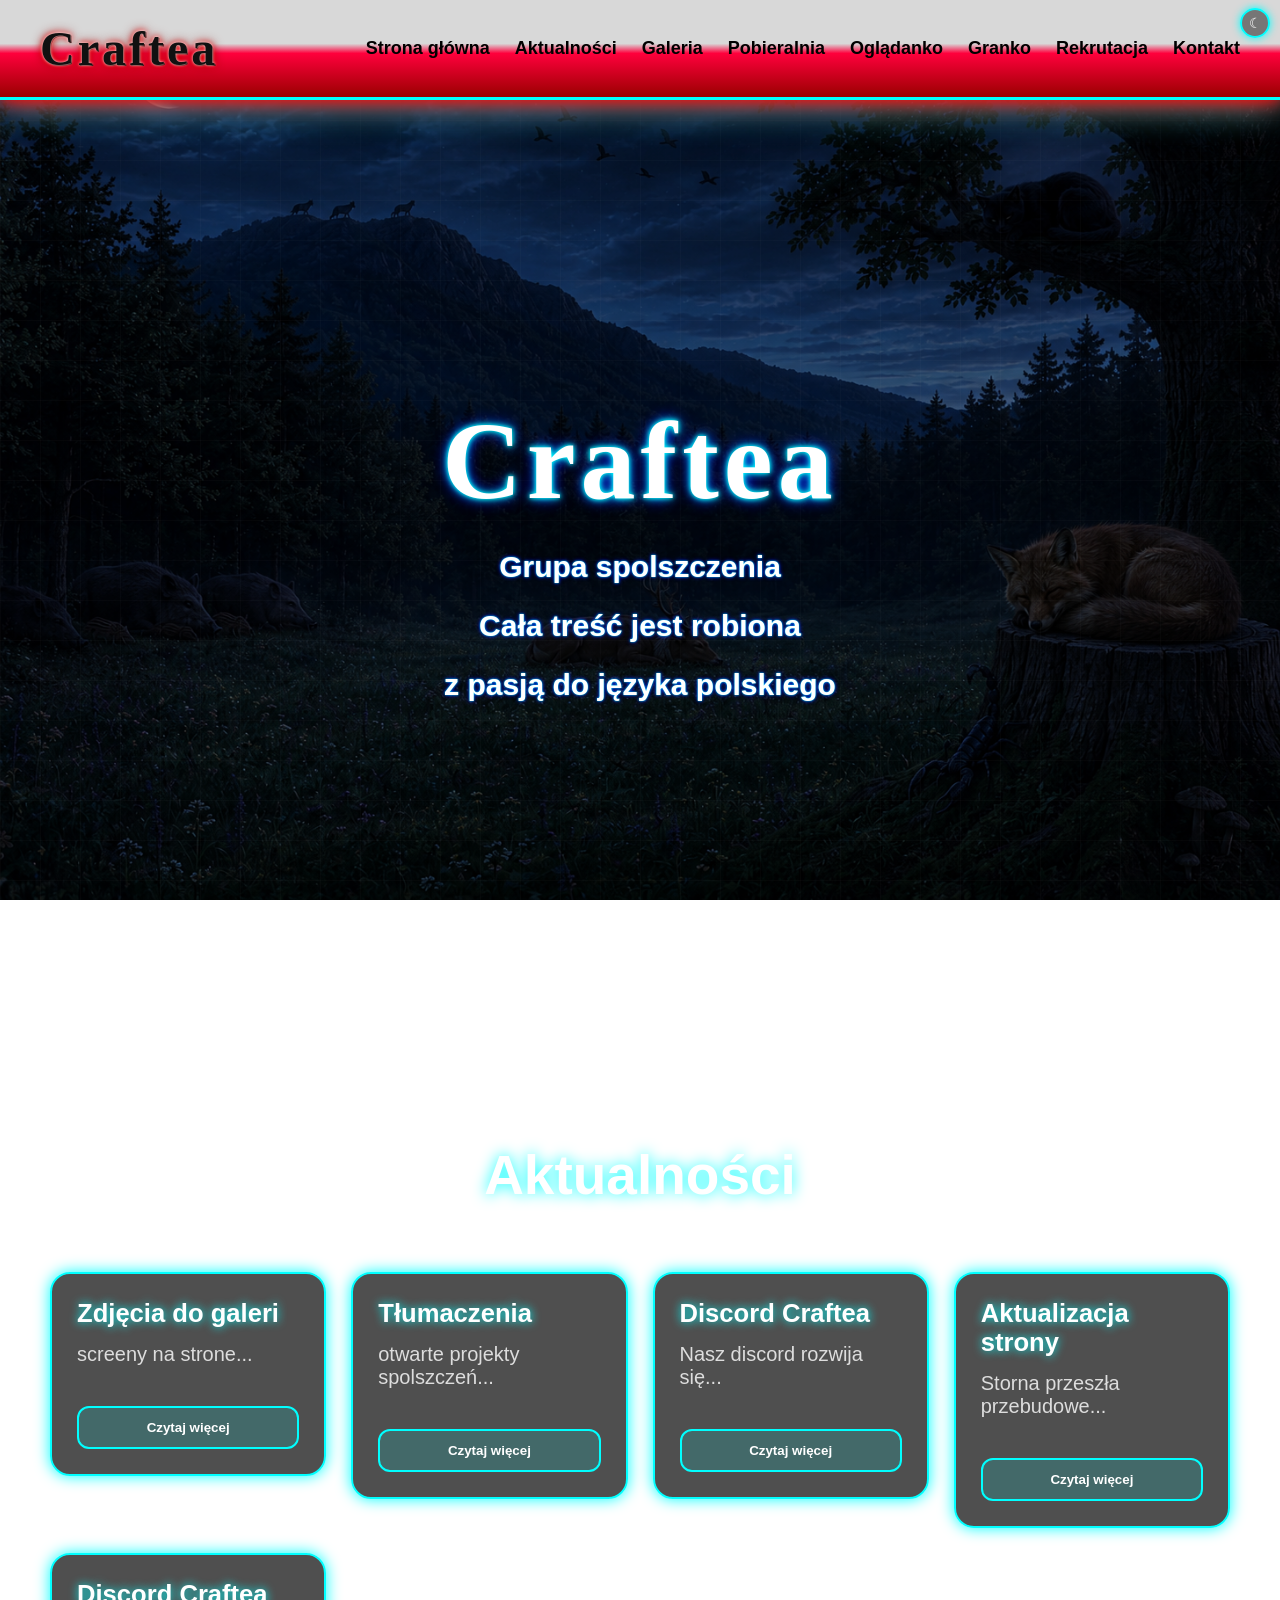
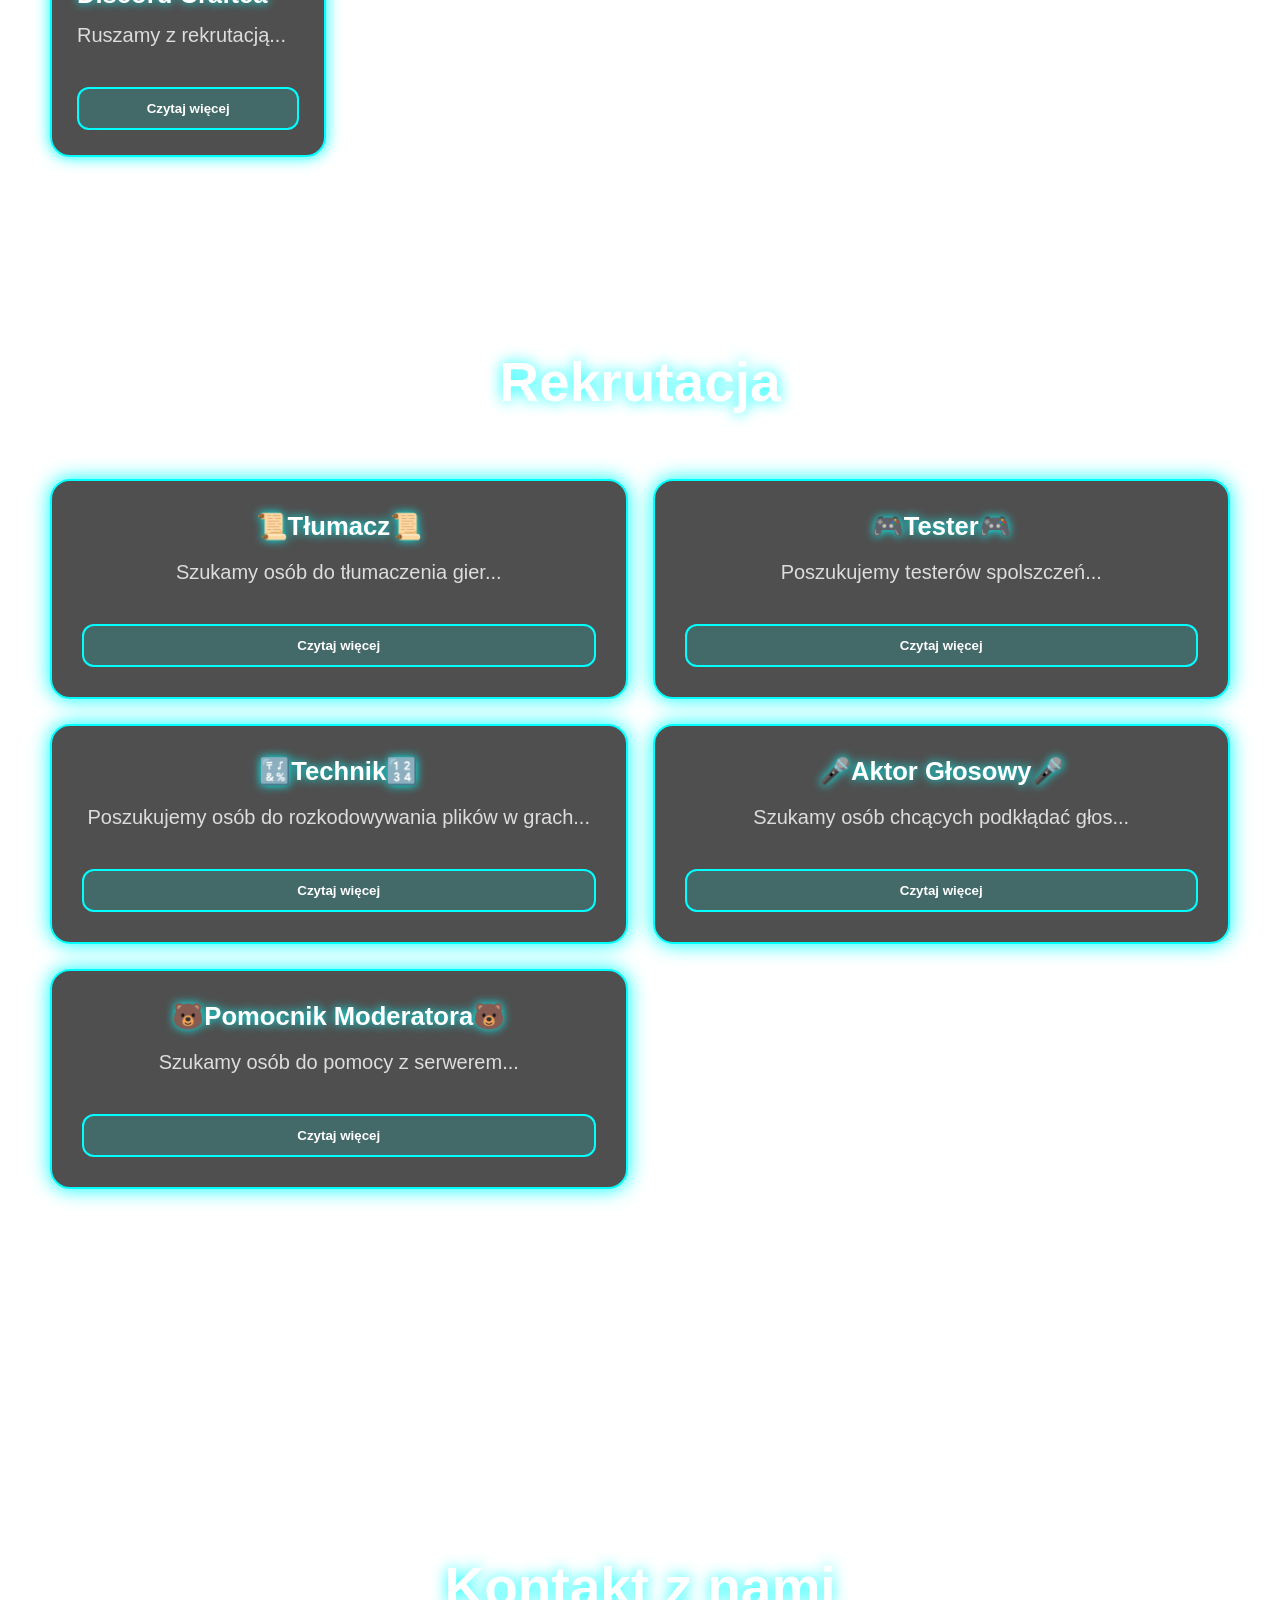
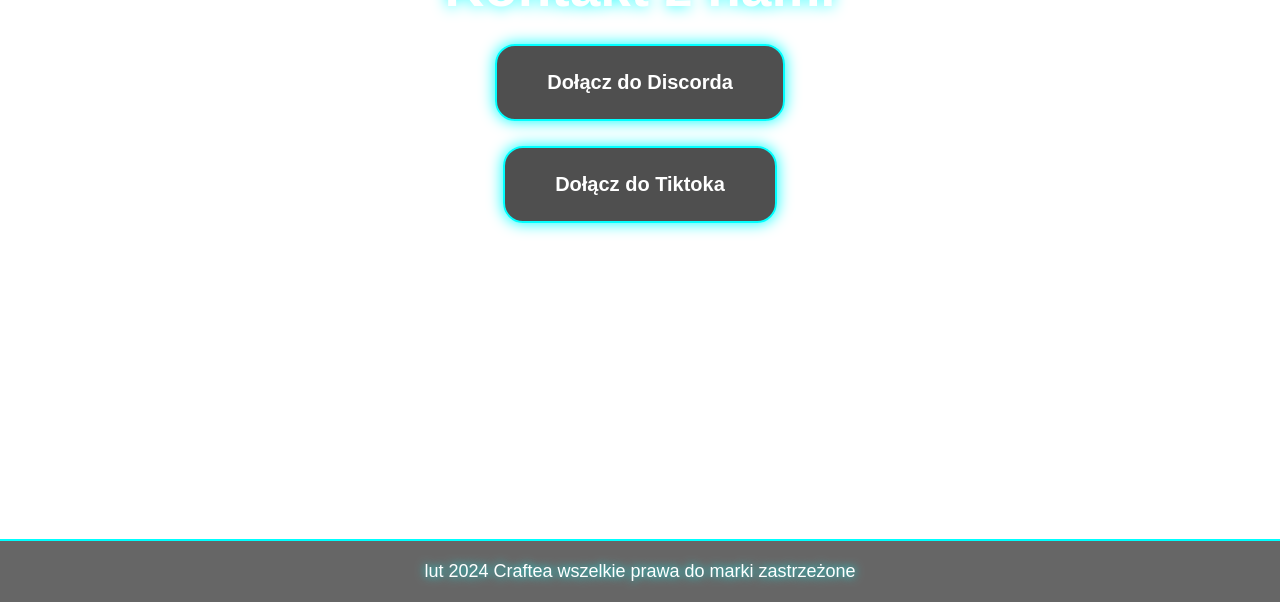
<file: index.html>
<!DOCTYPE html>
<html lang="pl">

<head>
  <meta charset="UTF-8">
  <meta name="viewport" content="width=device-width, initial-scale=1.0">
  <title>Craftea</title>

  <link rel="stylesheet" href="style.css">
</head>

<body>
  <div id="background-layer"></div>

  <!-- NAVBAR -->
  <header class="navbar">

    <div class="logo">
      <h1>Craftea</h1>
    </div>

    <nav>
  <a href="index.html">Strona główna</a>
  <a href="#news">Aktualności</a>
  <a href="gallery.html">Galeria</a>
  <a href="download.html">Pobieralnia</a>
  <a href="watch.html">Oglądanko</a>
  <a href="games.html">Granko</a>
  <a href="#recruitment">Rekrutacja</a>
  <a href="#contact">Kontakt</a>
  </nav>

        <!-- PRZEŁĄCZNIK MOTYWU -->
    <button id="theme-toggle">
      ☾
    </button>

  </header>

  <!-- STRONA GŁÓWNA -->
  <section id="home" class="section">
    <h2>Craftea</h2>
    <p>Grupa spolszczenia</p>
    <p>Cała treść jest robiona</p>
    <p>z pasją do języka polskiego</p>
  </section>

  <!-- AKTUALNOŚCI -->
<section id="news" class="section">

  <h2>Aktualności</h2>

  <div class="news-grid">

    
    <!-- NEWS 1 -->
    <div class="news-card">

      <h3>Zdjęcia do galeri</h3>

      <p class="short-text">
        screeny na strone...
      </p>

      <div class="full-text">
        <p>
          Uwaga, uwaga ogłasza się co następuje, każda chętna osoba chcąca żeby jej screen trafił na strone internetową
    musi wstawić go na Craftei na kanale #📸┇𝐳𝐝𝐣𝐞̨𝐜𝐢𝐚 z tego kanału mogą zostać wybrane screen na strone.
        </p>
      </div>

      <button class="news-button">
        Czytaj więcej
      </button>

    </div>

    <!-- NEWS 2 -->
    <div class="news-card">

      <h3>Tłumaczenia</h3>

      <p class="short-text">
        otwarte projekty spolszczeń...
      </p>

      <div class="full-text">
        <p>
          Kynseed
          
          
        </p>
      </div>

      <button class="news-button">
        Czytaj więcej
      </button>

    </div>

    <!-- NEWS 3 -->
    <div class="news-card">

      <h3>Discord Craftea</h3>

      <p class="short-text">
        Nasz discord rozwija się...
      </p>

      <div class="full-text">
        <p>
          Serwer discord otrzymał nową ikone serwera
          mamy uruchomiony prywatny serwer gry ⚔️Conan Exiles Enhanced
          a w przyszłość uruchomimy nowe serwery gier ⛏
        </p>
      </div>

      <button class="news-button">
        Czytaj więcej
      </button>

    </div>

    <!-- NEWS 4 -->
    <div class="news-card">

      <h3>Aktualizacja strony</h3>

      <p class="short-text">
        Storna przeszła przebudowe...
      </p>

      <div class="full-text">
        <p>
          Cała strona przeszła przebudowe zachęca się do zapoznania z nową treścią
        </p>
      </div>

      <button class="news-button">
        Czytaj więcej
      </button>

    </div>
    <!-- NEWS 5 -->
    <div class="news-card">

      <h3>Discord Craftea</h3>

      <p class="short-text">
        Ruszamy z rekrutacją...
      </p>

      <div class="full-text">
        <p>
          Ruszamy z rekrutacją zachęca się wszystkich
           chętnych do zgłaszania swojej kandydatury na różne stanowiska
        </p>
      </div>

      <button class="news-button">
        Czytaj więcej
      </button>

    </div>

      </div>

</section>

<section id="recruitment" class="section">

  <h2>Rekrutacja</h2>

  <div class="recruitment-grid">

    <!-- REKRUTACJA 1 -->
    <div class="recruitment-card">

      <h3>📜Tłumacz📜</h3>

      <p class="short-text">
        Szukamy osób do tłumaczenia gier...
      </p>

      <div class="full-text">
        <p>
          Szukamy osób znających język angielski do tłumaczenia dialogów,
          interfejsu oraz testowania poprawności tekstów w grach.
        </p>

       <a href="recruitment.html" class="recruit-button">
       Zgłoś się
      </a>
      </div>

      <button class="recruit-toggle">
        Czytaj więcej
      </button>

    </div>

    <!-- REKRUTACJA 2 -->
    <div class="recruitment-card">

      <h3>🎮Tester🎮</h3>

      <p class="short-text">
        Poszukujemy testerów spolszczeń...
      </p>

      <div class="full-text">
        <p>
          Testerzy sprawdzają błędy tekstowe, literówki oraz poprawność
          działania spolszczenia w grze.
        </p>

       <a href="recruitment.html" class="recruit-button">
       Zgłoś się
      </a>
      </div>

      <button class="recruit-toggle">
        Czytaj więcej
      </button>

    </div>
        <!-- REKRUTACJA 3 -->
    <div class="recruitment-card">

      <h3>🔣Technik🔢</h3>

      <p class="short-text">
        Poszukujemy osób do rozkodowywania plików w grach...
      </p>

      <div class="full-text">
        <p>
          Poszukujemy osób do rozkodowywania plików w grach, osób umiejących rozpakować plik
          .assets,.pak,.bin a potem zapakować z powrotem.
        </p>

       <a href="recruitment.html" class="recruit-button">
       Zgłoś się
      </a>
      </div>

      <button class="recruit-toggle">
        Czytaj więcej
      </button>

    </div>
        <!-- REKRUTACJA 4 -->
    <div class="recruitment-card">

      <h3>🎤Aktor Głosowy🎤</h3>

      <p class="short-text">
        Szukamy osób chcących podkłądać głos...
      </p>

      <div class="full-text">
        <p>
          Szukamy osób chcących podkłądać głos do projektów gier
          oraz filmów.
        </p>

       <a href="recruitment.html" class="recruit-button">
       Zgłoś się
      </a>
      </div>

      <button class="recruit-toggle">
        Czytaj więcej
      </button>

    </div>
        <!-- REKRUTACJA 5 -->
    <div class="recruitment-card">

      <h3>🐻Pomocnik Moderatora🐻</h3>

      <p class="short-text">
        Szukamy osób do pomocy z serwerem...
      </p>

      <div class="full-text">
        <p>
         Szukamy osób do pomocy z serwerem, chętnych na zarządzanie kanałami i pomóc ludziom w problemach..
        </p>

       <a href="recruitment.html" class="recruit-button">
       Zgłoś się
      </a>
      </div>

      <button class="recruit-toggle">
        Czytaj więcej
      </button>

    </div>




  </div>

</section>

 <!-- KONTAKT -->
  <section id="contact" class="section">
    <h2>Kontakt z nami</h2>

    <div class="box">
      <a href="https://discord.gg/9g8gxjZnCj"
         target="_blank" rel="noopener noreferrer">
        Dołącz do Discorda
      </a>
    </div>
    <div class="box">
      <a href="https://www.tiktok.com/@craftea_spolszczenia?_r=1&_t=ZN-96k81MMCcb8"
         target="_blank" rel="noopener noreferrer">
        Dołącz do Tiktoka
      </a>
    </div>

  </section>

  <!-- STOPKA -->
  <footer>
   lut 2024 Craftea wszelkie prawa do marki zastrzeżone
  </footer>

  <script src="script.js"></script>

</body>
  

</html>
</file>
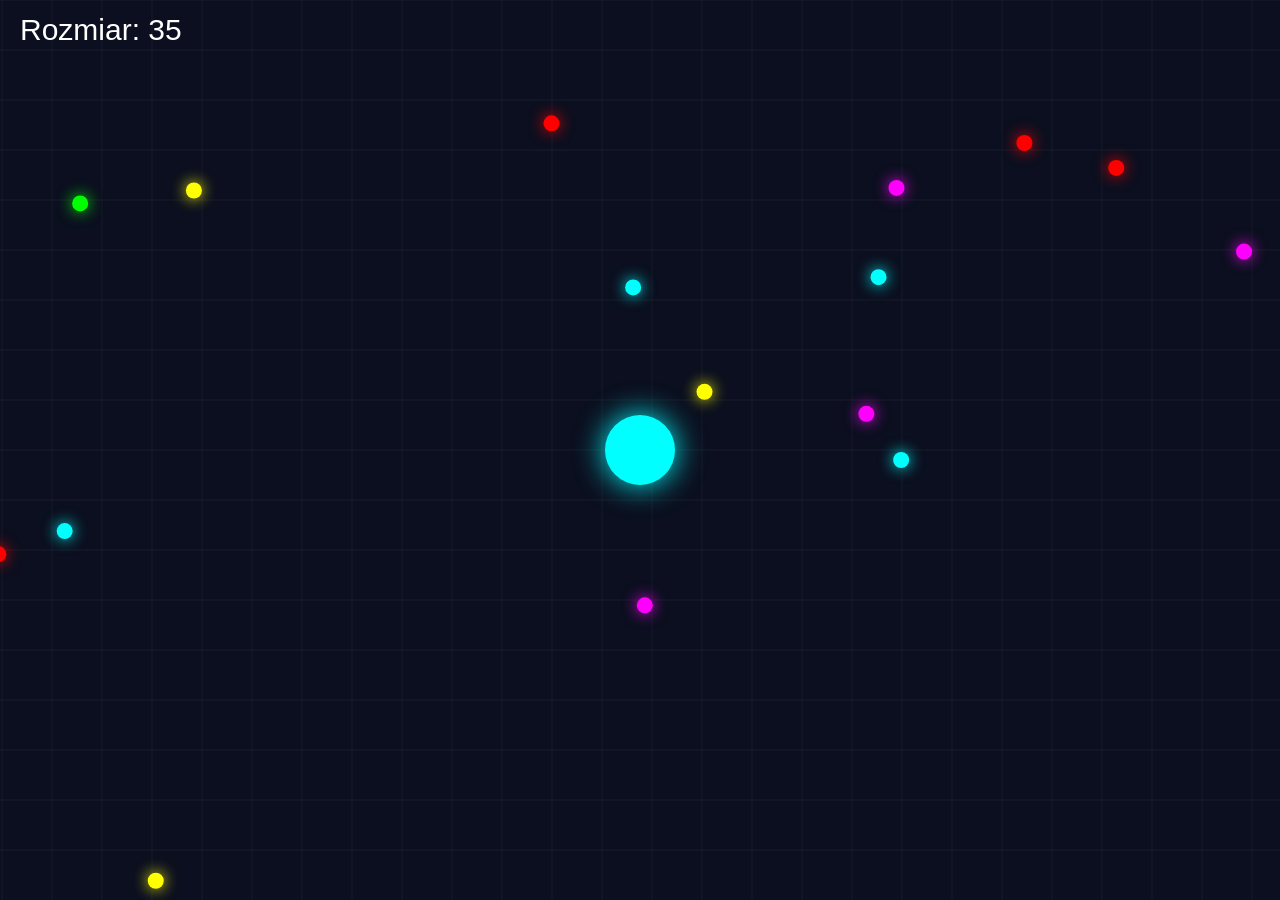
<file: cells.html>
<!DOCTYPE html>
<html lang="pl">
<head>
<meta charset="UTF-8">
<meta name="viewport" content="width=device-width, initial-scale=1.0">

<title>Craftea Cells</title>

<style>

body{
  margin:0;
  overflow:hidden;
  background:#0b0f1f;
  font-family:Arial;
}

canvas{
  display:block;
}

</style>
</head>

<body>

<canvas id="game"></canvas>

<script>

const canvas =
document.getElementById("game");

const ctx =
canvas.getContext("2d");

canvas.width = window.innerWidth;
canvas.height = window.innerHeight;

/* GRACZ */

let player = {
  x: canvas.width/2,
  y: canvas.height/2,
  size: 35,
  color: "cyan",
  speed: 3
};

/* MYSZ */

let mouse = {
  x: canvas.width/2,
  y: canvas.height/2
};

document.addEventListener("mousemove", e => {

  mouse.x = e.clientX;
  mouse.y = e.clientY;

});

/* KULKI */

let foods = [];

for(let i=0;i<250;i++){

  foods.push({

    x: Math.random()*5000,
    y: Math.random()*5000,
    size: 8,
    color: randomColor()

  });

}

/* BOTY */

let bots = [];

for(let i=0;i<8;i++){

  bots.push({

    x: Math.random()*5000,
    y: Math.random()*5000,

    size: 30 + Math.random()*40,

    color: randomColor(),

    speed: 1 + Math.random()*2

  });

}

/* LOSOWY KOLOR */

function randomColor(){

  const colors = [
    "cyan",
    "red",
    "lime",
    "yellow",
    "magenta",
    "orange"
  ];

  return colors[
    Math.floor(Math.random()*colors.length)
  ];

}

/* RUCH */

function movePlayer(){

  let angle = Math.atan2(
    mouse.y - canvas.height/2,
    mouse.x - canvas.width/2
  );

  player.x += Math.cos(angle)*player.speed;
  player.y += Math.sin(angle)*player.speed;

}

/* BOTY */

function moveBots(){

  bots.forEach(bot => {

    let angle = Math.random()*Math.PI*2;

    bot.x += Math.cos(angle)*bot.speed;
    bot.y += Math.sin(angle)*bot.speed;

  });

}

/* ZJADANIE */

function eatFood(){

  foods.forEach((food,index)=>{

    let dx = player.x - food.x;
    let dy = player.y - food.y;

    let dist = Math.sqrt(dx*dx + dy*dy);

    if(dist < player.size){

      foods.splice(index,1);

      player.size += 0.4;

      foods.push({

        x: Math.random()*5000,
        y: Math.random()*5000,

        size: 8,

        color: randomColor()

      });

    }

  });

}

/* BOTY VS GRACZ */

function botCollision(){

  bots.forEach(bot=>{

    let dx = player.x - bot.x;
    let dy = player.y - bot.y;

    let dist = Math.sqrt(dx*dx + dy*dy);

    if(dist < player.size){

      if(player.size > bot.size){

        player.size += bot.size*0.1;

        bot.x = Math.random()*5000;
        bot.y = Math.random()*5000;

        bot.size = 30;

      } else {

        alert("Zostałeś zjedzony!");

        location.reload();

      }

    }

  });

}

/* KAMERA */

function draw(){

  ctx.clearRect(0,0,canvas.width,canvas.height);

  let camX =
    player.x - canvas.width/2;

  let camY =
    player.y - canvas.height/2;

  /* TŁO */

  ctx.fillStyle = "#0b0f1f";
  ctx.fillRect(0,0,canvas.width,canvas.height);

  /* SIATKA */

  ctx.strokeStyle = "rgba(255,255,255,0.05)";

  for(let x=-camX%50;x<canvas.width;x+=50){

    ctx.beginPath();
    ctx.moveTo(x,0);
    ctx.lineTo(x,canvas.height);
    ctx.stroke();

  }

  for(let y=-camY%50;y<canvas.height;y+=50){

    ctx.beginPath();
    ctx.moveTo(0,y);
    ctx.lineTo(canvas.width,y);
    ctx.stroke();

  }

  /* JEDZENIE */

  foods.forEach(food=>{

    ctx.beginPath();

    ctx.fillStyle = food.color;

    ctx.shadowColor = food.color;
    ctx.shadowBlur = 15;

    ctx.arc(
      food.x-camX,
      food.y-camY,
      food.size,
      0,
      Math.PI*2
    );

    ctx.fill();

  });

  /* BOTY */

  bots.forEach(bot=>{

    ctx.beginPath();

    ctx.fillStyle = bot.color;

    ctx.shadowColor = bot.color;
    ctx.shadowBlur = 20;

    ctx.arc(
      bot.x-camX,
      bot.y-camY,
      bot.size,
      0,
      Math.PI*2
    );

    ctx.fill();

  });

  /* GRACZ */

  ctx.beginPath();

  ctx.fillStyle = player.color;

  ctx.shadowColor = "cyan";
  ctx.shadowBlur = 30;

  ctx.arc(
    canvas.width/2,
    canvas.height/2,
    player.size,
    0,
    Math.PI*2
  );

  ctx.fill();

  /* UI */

  ctx.shadowBlur = 0;

  ctx.fillStyle = "white";

  ctx.font = "30px Arial";

  ctx.fillText(
    "Rozmiar: "
    + Math.floor(player.size),
    20,
    40
  );

}

/* LOOP */

function update(){

  movePlayer();

  moveBots();

  eatFood();

  botCollision();

  draw();

  requestAnimationFrame(update);

}

update();

</script>

</body>
</html>
</file>
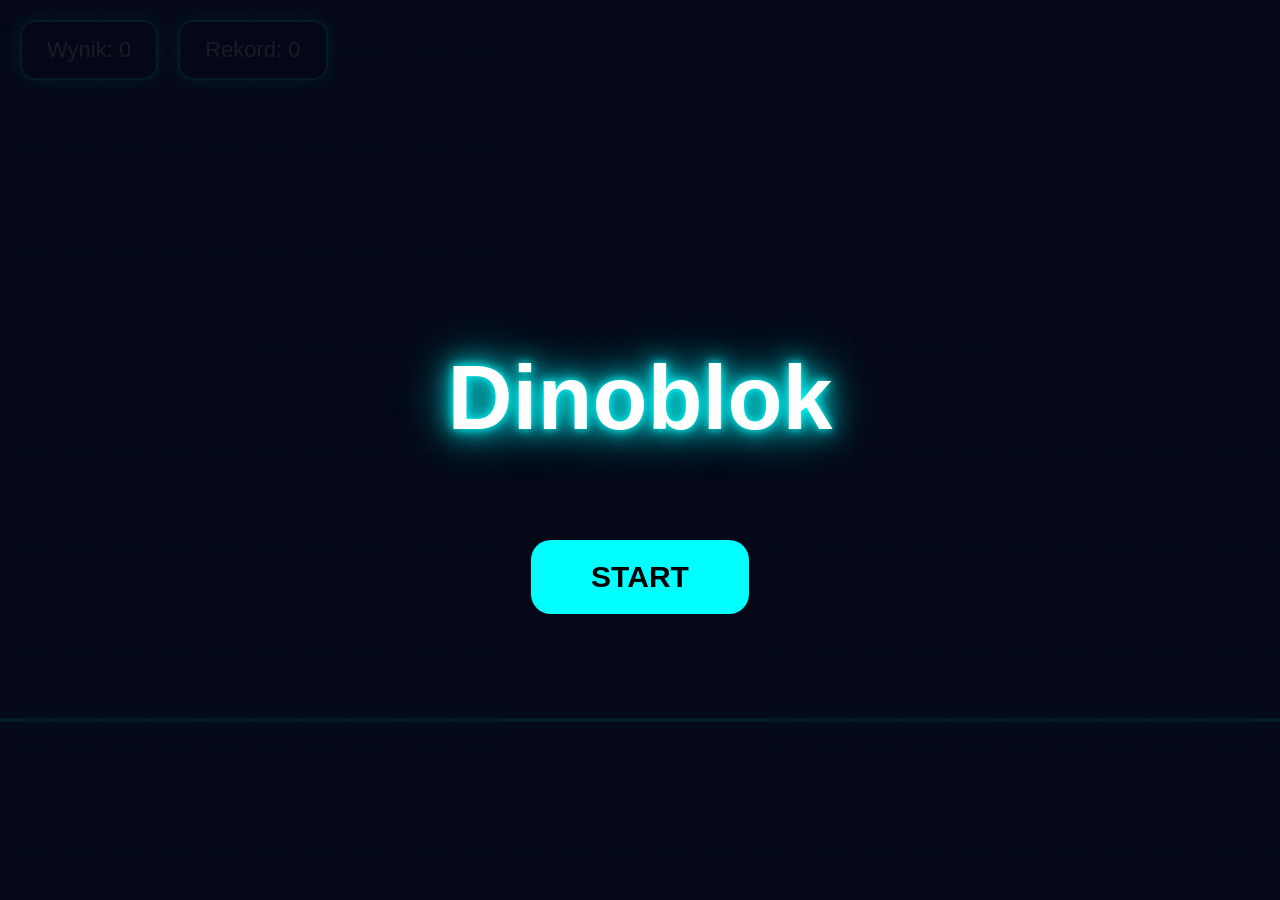
<file: dino.html>
<!DOCTYPE html>
<html lang="pl">
<head>
<meta charset="UTF-8">
<meta name="viewport" content="width=device-width, initial-scale=1.0">

<title>Craftea Dino</title>

<style>

/* BODY */

body{
  margin:0;
  overflow:hidden;

  background:
  linear-gradient(
    180deg,
    #09111f,
    #050816
  );

  font-family:Arial,sans-serif;
}

/* CANVAS */

canvas{
  display:block;
}

/* MENU */

.game-menu{

  position:fixed;

  inset:0;

  display:flex;
  flex-direction:column;

  justify-content:center;
  align-items:center;

  gap:30px;

  background:
  rgba(5,8,22,0.92);

  z-index:999;
}

/* TYTUŁ */

.game-title{

  font-size:90px;

  color:white;

  text-shadow:
    0 0 10px cyan,
    0 0 25px cyan,
    0 0 50px cyan;
}

/* BUTTON */

.game-btn{

  padding:20px 60px;

  border:none;

  border-radius:20px;

  background:cyan;

  color:black;

  font-size:30px;

  font-weight:bold;

  cursor:pointer;

  transition:0.3s;
}

.game-btn:hover{

  transform:scale(1.08);

  box-shadow:
    0 0 20px cyan,
    0 0 50px cyan;
}

/* HUD */

.hud{

  position:fixed;

  top:20px;
  left:20px;

  display:flex;

  gap:20px;

  z-index:50;
}

.hud-box{

  padding:15px 25px;

  border-radius:15px;

  background:
  rgba(0,0,0,0.5);

  border:2px solid cyan;

  color:white;

  font-size:22px;

  box-shadow:
    0 0 15px cyan;
}

</style>
</head>

<body>

<!-- MENU -->

<div id="menu" class="game-menu">

  <h1 class="game-title">
    Dinoblok
  </h1>

  <button
    class="game-btn"
    onclick="startGame()">

    START

  </button>

</div>

<!-- HUD -->

<div class="hud">

  <div class="hud-box">
    Wynik:
    <span id="score">0</span>
  </div>

  <div class="hud-box">
    Rekord:
    <span id="record">0</span>
  </div>

</div>

<!-- CANVAS -->

<canvas id="game"></canvas>

<script>

/* CANVAS */

const canvas =
document.getElementById("game");

const ctx =
canvas.getContext("2d");

/* RESIZE */

function resize(){

  canvas.width =
  window.innerWidth;

  canvas.height =
  window.innerHeight;

}

resize();

window.addEventListener(
  "resize",
  resize
);

/* MENU */

let started = false;

/* START */

function startGame(){

  document
  .getElementById("menu")
  .style.display = "none";

  started = true;

  resetGame();

}

/* DINO */

let dino = {

  x:150,

  y:0,

  width:70,
  height:70,

  velocityY:0,

  jumping:false

};

/* GRAWITACJA */

const gravity = 1.1;

/* TABLICE */

let obstacles = [];
let particles = [];
let speedLines = [];

/* SCORE */

let score = 0;

let highscore =
localStorage.getItem(
  "dinoHighscore"
) || 0;

/* SPEED */

let speed = 8;

/* SHAKE */

let shake = 0;

/* PODŁOGA */

function groundY(){

  return canvas.height - 250;

}

/* RESET */

function resetGame(){

  obstacles = [];

  particles = [];

  speedLines = [];

  score = 0;

  speed = 8;

  dino.y = groundY();

  dino.velocityY = 0;

  dino.jumping = false;

}

/* SKOK */

document.addEventListener(
  "keydown",
  e => {

  if(
    (
      e.code === "Space" ||
      e.code === "ArrowUp"
    )
    &&
    !dino.jumping
    &&
    started
  ){

    dino.velocityY = -24;

    dino.jumping = true;

  }

});

/* PRZESZKODY */

function createObstacle(){

  if(!started) return;

  obstacles.push({

    x:canvas.width,

    y:
    groundY() +
    (Math.random()*40),

    width:
    45 + Math.random()*45,

    height:
    70 + Math.random()*80

  });

}

/* ODSTĘPY */

function obstacleLoop(){

  createObstacle();

  let nextSpawn =
  2200 + Math.random()*2500;

  setTimeout(
    obstacleLoop,
    nextSpawn
  );

}

obstacleLoop();

/* KOLIZJA */

function collision(a,b){

  return (

    a.x < b.x + b.width &&
    a.x + a.width > b.x &&
    a.y < b.y + b.height &&
    a.y + a.height > b.y

  );

}

/* GAME OVER */

function endGame(){

  started = false;

  shake = 20;

  document
  .getElementById("menu")
  .style.display = "flex";

  document
  .querySelector(".game-title")
  .innerText =
  "GAME OVER";

}

/* UPDATE */

function update(){

  requestAnimationFrame(update);

  /* SHAKE */

  if(shake > 0){

    ctx.setTransform(
      1,0,0,1,
      Math.random()*shake - shake/2,
      Math.random()*shake - shake/2
    );

    shake *= 0.9;

  } else {

    ctx.setTransform(
      1,0,0,1,0,0
    );

  }

  /* TŁO */

  let bg =
  ctx.createLinearGradient(
    0,0,
    0,canvas.height
  );

  bg.addColorStop(
    0,
    "#09111f"
  );

  bg.addColorStop(
    1,
    "#050816"
  );

  ctx.fillStyle = bg;

  ctx.fillRect(
    0,
    0,
    canvas.width,
    canvas.height
  );

  /* SPEEDLINES */

  if(started){

    speedLines.push({

      x:canvas.width,

      y:
      Math.random()*
      canvas.height,

      width:
      50 +
      Math.random()*100,

      speed:
      15 +
      Math.random()*10

    });

  }

  speedLines.forEach(
    (line,index)=>{

    line.x -= line.speed;

    ctx.strokeStyle =
    "rgba(0,255,255,0.15)";

    ctx.lineWidth = 2;

    ctx.beginPath();

    ctx.moveTo(
      line.x,
      line.y
    );

    ctx.lineTo(
      line.x + line.width,
      line.y
    );

    ctx.stroke();

    if(line.x < -200){

      speedLines.splice(
        index,
        1
      );

    }

  });

  /* GRID */

  ctx.strokeStyle =
  "rgba(0,255,255,0.05)";

  for(
    let i=0;
    i<canvas.width;
    i+=50
  ){

    ctx.beginPath();

    ctx.moveTo(i,0);

    ctx.lineTo(
      i,
      canvas.height
    );

    ctx.stroke();

  }

  for(
    let i=0;
    i<canvas.height;
    i+=50
  ){

    ctx.beginPath();

    ctx.moveTo(0,i);

    ctx.lineTo(
      canvas.width,
      i
    );

    ctx.stroke();

  }

  /* PODŁOGA */

  ctx.strokeStyle =
  "cyan";

  ctx.lineWidth = 4;

  ctx.shadowBlur = 20;

  ctx.shadowColor =
  "cyan";

  ctx.beginPath();

  ctx.moveTo(
    0,
    groundY()+70
  );

  ctx.lineTo(
    canvas.width,
    groundY()+70
  );

  ctx.stroke();

  if(!started) return;

  /* FIZYKA */

  dino.velocityY += gravity;

  dino.y += dino.velocityY;

  if(
    dino.y >= groundY()
  ){

    dino.y = groundY();

    dino.jumping = false;

  }

  /* PARTICLES */

  particles.push({

    x:dino.x,

    y:dino.y+65,

    size:
    Math.random()*5,

    life:25

  });

  particles.forEach(
    (p,index)=>{

    p.life--;

    p.x -= 4;

    ctx.fillStyle =
    "rgba(0,255,255,"
    +(p.life/25)+")";

    ctx.beginPath();

    ctx.arc(
      p.x,
      p.y,
      p.size,
      0,
      Math.PI*2
    );

    ctx.fill();

    if(p.life <= 0){

      particles.splice(
        index,
        1
      );

    }

  });

/* PIXEL DINO */

ctx.shadowBlur = 25;
ctx.shadowColor = "cyan";

/* GŁOWA */

ctx.fillStyle = "#00ffff";

ctx.fillRect(
  dino.x + 10,
  dino.y,
  55,
  40
);

/* TYŁ GŁOWY */

ctx.fillStyle = "#0099ff";

ctx.fillRect(
  dino.x,
  dino.y + 8,
  15,
  25
);

/* CIAŁO */

ctx.fillStyle = "#00ccff";

ctx.fillRect(
  dino.x + 18,
  dino.y + 40,
  35,
  20
);

/* NOGI */

ctx.fillStyle = "#00ffff";

ctx.fillRect(
  dino.x + 18,
  dino.y + 60,
  10,
  12
);

ctx.fillRect(
  dino.x + 42,
  dino.y + 60,
  10,
  12
);

/* OGON */

ctx.fillStyle = "#0066ff";

ctx.fillRect(
  dino.x - 8,
  dino.y + 42,
  25,
  10
);

/* OKO */

ctx.fillStyle = "#001122";

ctx.fillRect(
  dino.x + 45,
  dino.y + 10,
  8,
  8
);

/* OBRYS */

ctx.strokeStyle = "black";

ctx.lineWidth = 2;

ctx.strokeRect(
  dino.x + 10,
  dino.y,
  55,
  40
);

ctx.strokeRect(
  dino.x + 18,
  dino.y + 40,
  35,
  20
);

  /* PRZESZKODY */

  obstacles.forEach(
    (obs,index)=>{

    obs.x -= speed;

    /* TEXTURA */

    let obstacleGradient =
    ctx.createLinearGradient(
      obs.x,
      obs.y,
      obs.x,
      obs.y + obs.height
    );

    obstacleGradient.addColorStop(
      0,
      "#ff003c"
    );

    obstacleGradient.addColorStop(
      1,
      "#800020"
    );

    ctx.fillStyle =
    obstacleGradient;

    ctx.shadowColor =
    "#ff003c";

    ctx.shadowBlur = 25;

    ctx.fillRect(
      obs.x,
      obs.y,
      obs.width,
      obs.height
    );

    /* WZÓR */

    ctx.strokeStyle =
    "rgba(255,255,255,0.15)";

    for(
      let i=0;
      i<obs.height;
      i+=12
    ){

      ctx.beginPath();

      ctx.moveTo(
        obs.x,
        obs.y + i
      );

      ctx.lineTo(
        obs.x + obs.width,
        obs.y + i
      );

      ctx.stroke();

    }

    /* KOLIZJA */

    if(
      collision(
        dino,
        obs
      )
    ){

      endGame();

    }

    /* USUWANIE */

    if(
      obs.x + obs.width < 0
    ){

      obstacles.splice(
        index,
        1
      );

    }

  });

  /* SCORE */

  score += 0.08;

  if(score > highscore){

    highscore =
    Math.floor(score);

    localStorage.setItem(
      "dinoHighscore",
      highscore
    );

  }

  /* SPEED */

  speed += 0.008;

  /* HUD */

  document
  .getElementById("score")
  .innerText =
  Math.floor(score);

  document
  .getElementById("record")
  .innerText =
  highscore;

}

resetGame();

update();

</script>

</body>
</html>
</file>
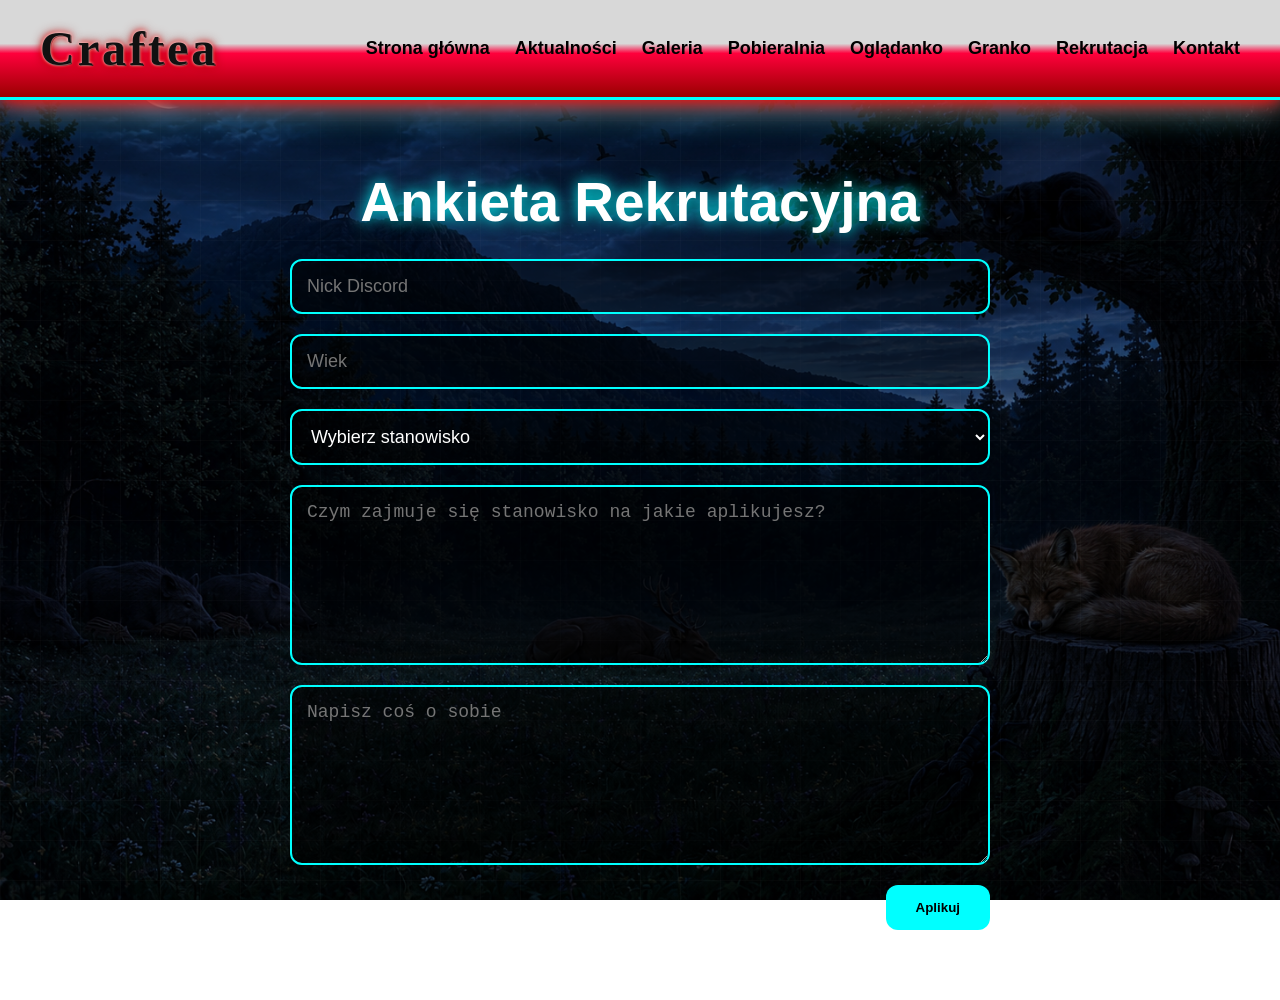
<file: recruitment.html>
<!DOCTYPE html>
<html lang="pl">

<head>
  <meta charset="UTF-8">
  <meta name="viewport" content="width=device-width, initial-scale=1.0">

  <title>Rekrutacja - Craftea</title>

  <link rel="stylesheet" href="style.css">
</head>

<body>

<header class="navbar">

  <div class="logo">
    <h1>Craftea</h1>
  </div>

  <nav>
    <a href="index.html">Strona główna</a>
    <a href="index.html#news">Aktualności</a>
    <a href="gallery.html">Galeria</a>
    <a href="download.html">Pobieralnia</a>
    <a href="watch.html">Oglądanko</a>
    <a href="games.html">Granko</a>
    <a href="index.html#recruitment">Rekrutacja</a>
    <a href="index.html#contact">Kontakt</a>
  </nav>

</header>

<section class="section">

  <h2>Ankieta Rekrutacyjna</h2>

  <form id="recruit-form" class="recruit-form">

    <input type="text"
           id="nick"
           placeholder="Nick Discord"
           required>

    <input type="number"
           id="age"
           placeholder="Wiek"
           required>

    <select id="role" required>

      <option value="">Wybierz stanowisko</option>
      <option>📜Tłumacz📜</option>
      <option>🎮Tester🎮</option>
      <option>🐻Pomocnik Moderatora🐻</option>
      <option>🎤Aktor Głowosy🎤</option>
      <option>🔣Technik🔢</option>
    </select>

    <textarea id="job-knowledge"
              placeholder="Czym zajmuje się stanowisko na jakie aplikujesz?"
              required></textarea>

    <textarea id="about"
              placeholder="Napisz coś o sobie"
              required></textarea>

    <button type="submit">
      Aplikuj
    </button>

  </form>

</section>

<script>

const webhook =
"https://discord.com/api/webhooks/1508925731835478127/vc9QzWvuno1LcHsqfbqgSqJ-Z0a300IchGx6BAdrz8Kb-qhbJNfbBbp_iCXYax2JQzNR";

document
.getElementById("recruit-form")
.addEventListener("submit", async (e) => {

  e.preventDefault();

  const nick =
    document.getElementById("nick").value;

  const age =
    document.getElementById("age").value;

  const role =
    document.getElementById("role").value;

  const knowledge =
    document.getElementById("job-knowledge").value;

  const about =
    document.getElementById("about").value;

  const message = {
    content:
`📨 NOWA REKRUTACJA

👤 Nick: ${nick}

🎂 Wiek: ${age}

🛠 Rola: ${role}

📚 Wiedza o stanowisku:
${knowledge}

📝 O sobie:
${about}`
  };

  try {

    await fetch(webhook, {

      method: "POST",

      headers: {
        "Content-Type": "application/json"
      },

      body: JSON.stringify(message)

    });

    alert("Aplikacja wysłana!");

    document
      .getElementById("recruit-form")
      .reset();

  } catch (error) {

    alert("Błąd wysyłania formularza!");

    console.error(error);

  }

});

</script>

</body>
</html>
</file>
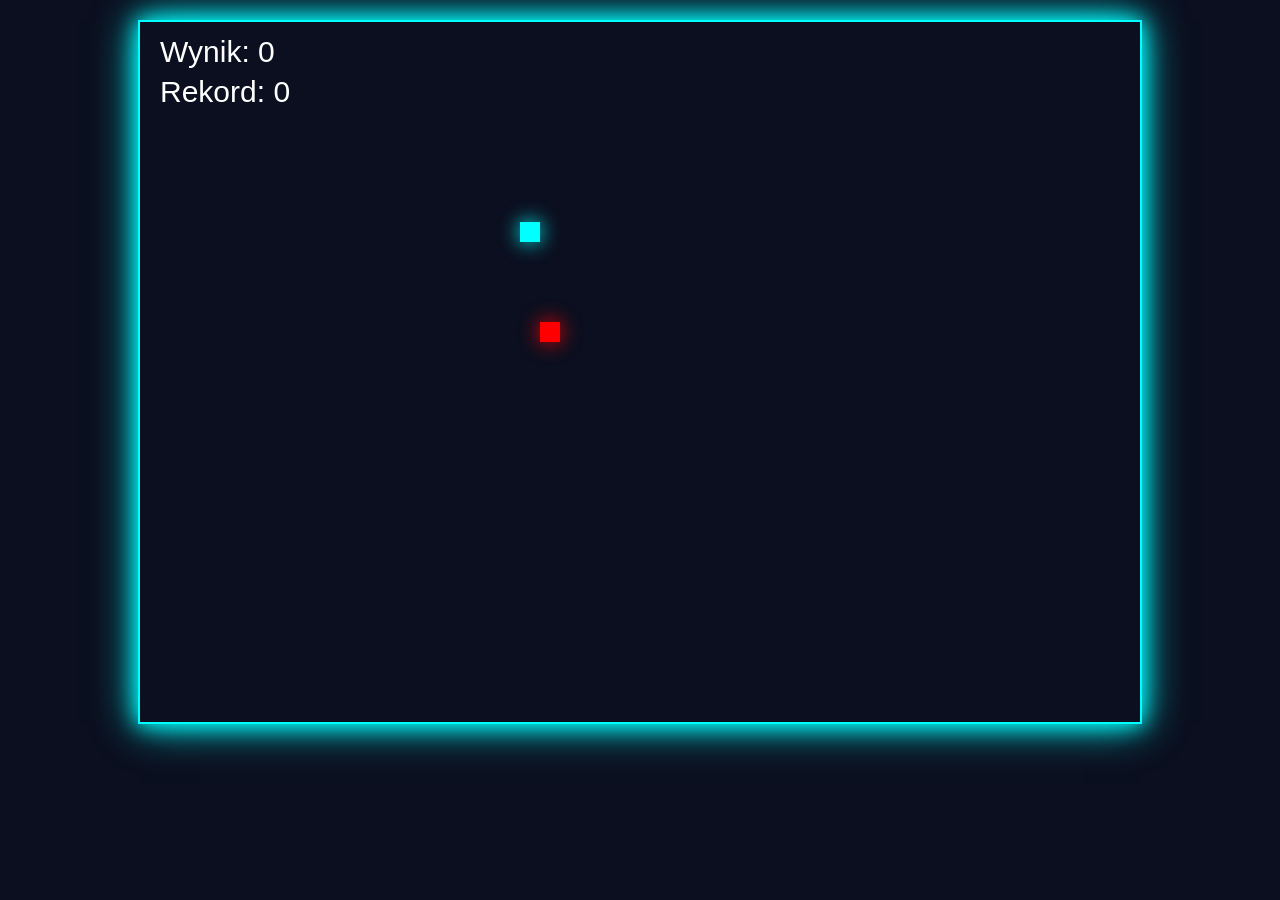
<file: snake.html>
<!DOCTYPE html>
<html lang="pl">
<head>
<meta charset="UTF-8">
<meta name="viewport" content="width=device-width, initial-scale=1.0">

<title>Craftea Snake</title>

<style>

body{
  margin:0;
  overflow:hidden;
  background:#0b0f1f;
  font-family:Arial;
  color:white;
}

canvas{
  display:block;
  margin:auto;
  margin-top:20px;

  border:2px solid cyan;

  box-shadow:
    0 0 20px cyan,
    0 0 40px cyan;
}

</style>
</head>

<body>

<canvas id="game" width="1000" height="700"></canvas>

<script>

const canvas = document.getElementById("game");
const ctx = canvas.getContext("2d");

const grid = 20;

let snake = [
  {x:200,y:200}
];

let dx = grid;
let dy = 0;

let food = {
  x:400,
  y:300
};

let score = 0;

let highscore =
localStorage.getItem("snakeHighscore") || 0;

/* STEROWANIE */

document.addEventListener("keydown", e => {

  if(e.key === "ArrowUp" && dy === 0){
    dx = 0;
    dy = -grid;
  }

  if(e.key === "ArrowDown" && dy === 0){
    dx = 0;
    dy = grid;
  }

  if(e.key === "ArrowLeft" && dx === 0){
    dx = -grid;
    dy = 0;
  }

  if(e.key === "ArrowRight" && dx === 0){
    dx = grid;
    dy = 0;
  }

});

/* LOSOWE JEDZENIE */

function randomFood(){

  food.x =
    Math.floor(Math.random() * 50) * grid;

  food.y =
    Math.floor(Math.random() * 35) * grid;

}

/* RESET */

function resetGame(){

  snake = [{x:200,y:200}];

  dx = grid;
  dy = 0;

  score = 0;

  randomFood();

}

/* GRA */

function gameLoop(){

  requestAnimationFrame(gameLoop);

}

setInterval(drawGame, 100);

function drawGame(){

  /* TŁO */

  ctx.fillStyle = "#0b0f1f";
  ctx.fillRect(0,0,canvas.width,canvas.height);

  /* NOWA GŁOWA */

  const head = {
    x: snake[0].x + dx,
    y: snake[0].y + dy
  };

  snake.unshift(head);

  /* JEDZENIE */

  if(
    head.x === food.x &&
    head.y === food.y
  ){

    score++;

    if(score > highscore){

      highscore = score;

      localStorage.setItem(
        "snakeHighscore",
        highscore
      );

    }

    randomFood();

  } else {

    snake.pop();

  }

  /* ŚCIANY */

  if(
    head.x < 0 ||
    head.y < 0 ||
    head.x >= canvas.width ||
    head.y >= canvas.height
  ){

    alert("Koniec gry!");

    resetGame();

  }

  /* KOLIZJA ZE SOBĄ */

  for(let i=1;i<snake.length;i++){

    if(
      head.x === snake[i].x &&
      head.y === snake[i].y
    ){

      alert("Zjadłeś siebie!");

      resetGame();

    }

  }

  /* JEDZENIE */

  ctx.fillStyle = "red";

  ctx.shadowColor = "red";
  ctx.shadowBlur = 20;

  ctx.fillRect(
    food.x,
    food.y,
    grid,
    grid
  );

  /* WĄŻ */

  snake.forEach((part,index)=>{

    ctx.fillStyle =
      index === 0 ? "cyan" : "#00ffee";

    ctx.shadowColor = "cyan";
    ctx.shadowBlur = 20;

    ctx.fillRect(
      part.x,
      part.y,
      grid,
      grid
    );

  });

  /* WYNIK */

  ctx.shadowBlur = 0;

  ctx.fillStyle = "white";

  ctx.font = "30px Arial";

  ctx.fillText(
    "Wynik: " + score,
    20,
    40
  );

  ctx.fillText(
    "Rekord: " + highscore,
    20,
    80
  );

}

gameLoop();

</script>

</body>
</html>
</file>
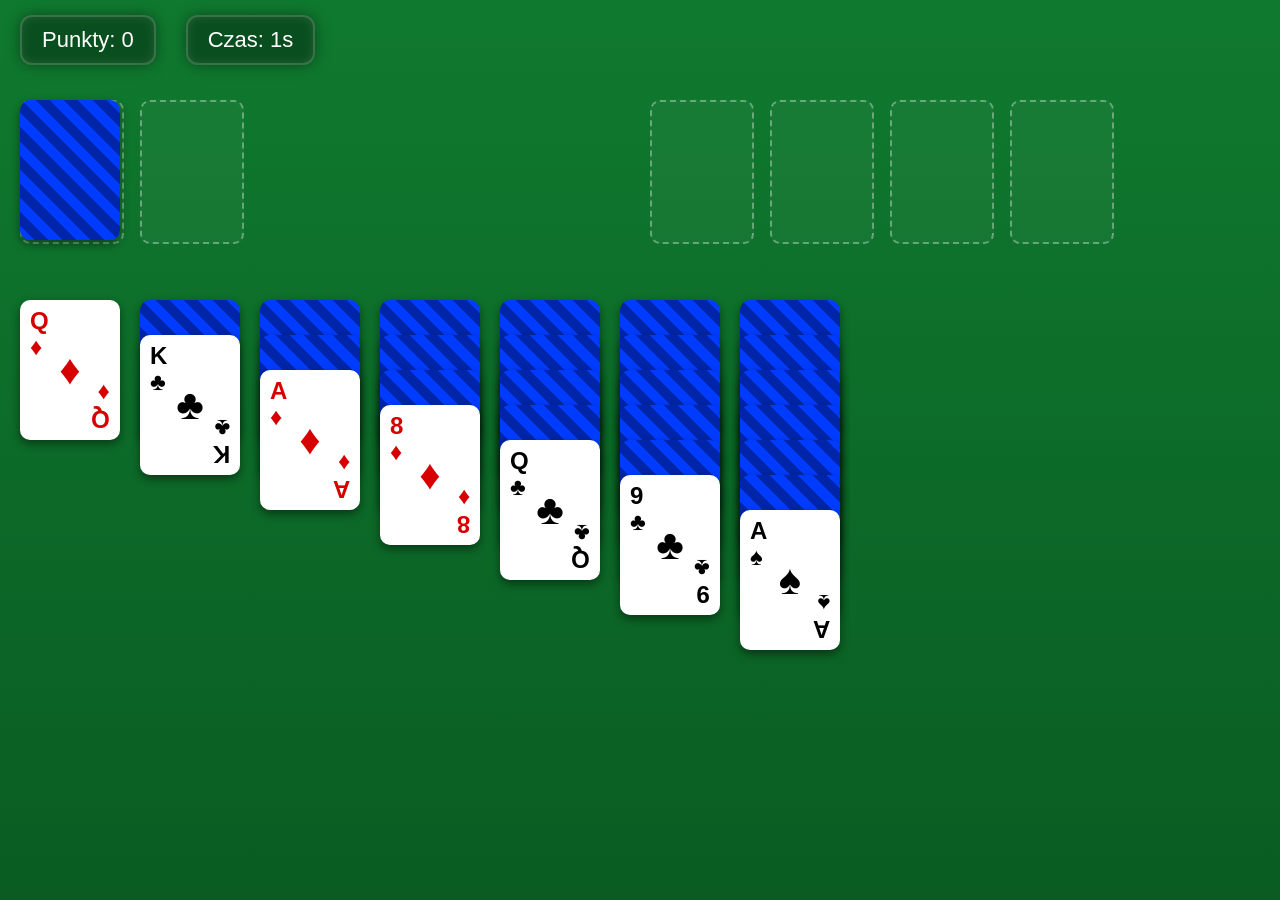
<file: solitaire.html>
<!DOCTYPE html>
<html lang="pl">
<head>
<meta charset="UTF-8">
<meta name="viewport" content="width=device-width, initial-scale=1.0">

<title>Craftea Solitaire XP</title>

<style>

body{
  margin:0;
  overflow:hidden;
  font-family:Tahoma, Arial;
  user-select:none;

  background:
    linear-gradient(
      to bottom,
      #0f7a2f,
      #0a5c22
    );
}

/* STÓŁ */

#game{
  width:100vw;
  height:100vh;
  position:relative;
}

/* TOP BAR */

.top-ui{
  position:absolute;

  top:15px;
  left:20px;

  display:flex;
  gap:30px;

  z-index:999;
}

.ui-box{
  background:rgba(0,0,0,0.35);

  padding:10px 20px;

  border-radius:12px;

  border:2px solid rgba(255,255,255,0.2);

  color:white;

  font-size:22px;

  box-shadow:
    inset 0 0 10px rgba(255,255,255,0.1),
    0 0 15px rgba(0,0,0,0.4);
}

/* SLOTY */

.slot{
  width:100px;
  height:140px;

  border-radius:10px;

  border:2px dashed rgba(255,255,255,0.35);

  position:absolute;

  background:
    rgba(255,255,255,0.04);
}

/* KARTY */

.card{
  width:100px;
  height:140px;

  border-radius:10px;

  position:absolute;

  background:white;

  box-shadow:
    0 4px 10px rgba(0,0,0,0.45);

  cursor:pointer;

  transition:
    transform 0.15s,
    box-shadow 0.15s;

  overflow:hidden;
}

.card:hover{
  transform:translateY(-3px);
}

.card.red{
  color:#d60000;
}

.card.black{
  color:#000;
}

/* TYŁ KARTY */

.card.back{
  background:
    repeating-linear-gradient(
      45deg,
      #003cff,
      #003cff 10px,
      #0025a8 10px,
      #0025a8 20px
    );
}

/* NAROŻNIKI */

.corner{
  position:absolute;

  font-size:24px;
  font-weight:bold;

  line-height:1.1;
}

.top-left{
  top:8px;
  left:10px;
}

.bottom-right{
  right:10px;
  bottom:8px;

  transform:rotate(180deg);
}

/* ŚRODEK */

.center{
  position:absolute;

  inset:0;

  display:flex;
  justify-content:center;
  align-items:center;

  font-size:42px;
}

/* WIN */

.win{
  position:absolute;

  inset:0;

  background:rgba(0,0,0,0.6);

  display:none;

  justify-content:center;
  align-items:center;

  flex-direction:column;

  z-index:9999;
}

.win h1{
  color:white;

  font-size:90px;

  text-shadow:
    0 0 20px gold;
}

.win button{
  margin-top:30px;

  padding:18px 40px;

  border:none;

  border-radius:12px;

  font-size:24px;

  cursor:pointer;

  background:white;
}

</style>
</head>

<body>

<div id="game">

<div class="top-ui">

  <div class="ui-box">
    Punkty:
    <span id="score">0</span>
  </div>

  <div class="ui-box">
    Czas:
    <span id="time">0</span>s
  </div>

</div>

<div id="win" class="win">

  <h1>WYGRANA</h1>

  <button onclick="location.reload()">
    Zagraj ponownie
  </button>

</div>

</div>

<script>

const game =
document.getElementById("game");

const suits =
["♠","♥","♦","♣"];

const values =
["A","2","3","4","5","6","7","8","9","10","J","Q","K"];

let deck = [];

let tableau =
[[],[],[],[],[],[],[]];

let foundations =
[[],[],[],[]];

let stock = [];
let waste = [];

let dragged = null;
let offsetX = 0;
let offsetY = 0;

let score = 0;
let time = 0;

/* TIMER */

setInterval(()=>{

  time++;

  document.getElementById(
    "time"
  ).innerText = time;

},1000);

/* TASOWANIE */

function shuffle(array){

  for(
    let i=array.length-1;
    i>0;
    i--
  ){

    let j =
    Math.floor(
      Math.random()*(i+1)
    );

    [array[i],array[j]] =
    [array[j],array[i]];

  }

}

/* TWORZENIE TALII */

function createDeck(){

  deck = [];

  suits.forEach(suit=>{

    values.forEach((value,index)=>{

      deck.push({

        suit,
        value,
        rank:index+1,

        color:
          suit==="♥" ||
          suit==="♦"
          ? "red"
          : "black",

        faceUp:false

      });

    });

  });

}

/* ROZDANIE */

function deal(){

  createDeck();

  shuffle(deck);

  for(
    let col=0;
    col<7;
    col++
  ){

    for(
      let row=0;
      row<=col;
      row++
    ){

      let card =
      deck.pop();

      if(
        row===col
      ){

        card.faceUp = true;

      }

      tableau[col].push(card);

    }

  }

  stock = deck;

}

/* RENDER */

function render(){

  game.querySelectorAll(
    ".card,.slot"
  ).forEach(el=>el.remove());

  /* STOCK */

  createSlot(
    20,
    100
  );

  createSlot(
    140,
    100
  );

  /* FUNDAMENTY */

  for(
    let i=0;
    i<4;
    i++
  ){

    createSlot(
      650+i*120,
      100
    );

  }

  /* STOCK CARD */

  if(stock.length){

    let back =
    createCardElement({

      faceUp:false

    });

    back.style.left =
      "20px";

    back.style.top =
      "100px";

    back.onclick = drawCard;

    game.appendChild(back);

  }

  /* WASTE */

  if(waste.length){

    let card =
    createCardElement(
      waste[
        waste.length-1
      ]
    );

    card.style.left =
      "140px";

    card.style.top =
      "100px";

    setupDrag(
      card,
      waste[
        waste.length-1
      ],
      "waste"
    );

    game.appendChild(card);

  }

  /* FOUNDATION */

  foundations.forEach(
    (pile,index)=>{

    if(pile.length){

      let card =
      createCardElement(
        pile[
          pile.length-1
        ]
      );

      card.style.left =
        (650+index*120)+"px";

      card.style.top =
        "100px";

      game.appendChild(card);

    }

  });

  /* TABLEAU */

  tableau.forEach(
    (pile,col)=>{

    pile.forEach(
      (card,row)=>{

      let el =
      createCardElement(card);

      el.style.left =
        (20+col*120)+"px";

      el.style.top =
        (300+row*35)+"px";

      if(card.faceUp){

        setupDrag(
          el,
          card,
          col
        );

      }

      game.appendChild(el);

    });

  });

  checkWin();

}

/* SLOT */

function createSlot(x,y){

  let slot =
  document.createElement("div");

  slot.className = "slot";

  slot.style.left =
    x+"px";

  slot.style.top =
    y+"px";

  game.appendChild(slot);

}

/* KARTA */

function createCardElement(card){

  let el =
  document.createElement("div");

  el.className =
    "card";

  if(!card.faceUp){

    el.classList.add(
      "back"
    );

    return el;

  }

  el.classList.add(
    card.color
  );

  el.innerHTML = `

  <div class="
    corner top-left">

    ${card.value}<br>
    ${card.suit}

  </div>

  <div class="center">
    ${card.suit}
  </div>

  <div class="
    corner bottom-right">

    ${card.value}<br>
    ${card.suit}

  </div>

  `;

  return el;

}

/* DOBIERANIE */

function drawCard(){

  if(stock.length){

    let card =
    stock.pop();

    card.faceUp = true;

    waste.push(card);

  }else{

    stock =
    waste.reverse();

    stock.forEach(
      c=>c.faceUp=false
    );

    waste = [];

  }

  render();

}

/* DRAG */

function setupDrag(
  el,
  card,
  from
){

  el.onmousedown =
  function(e){

    dragged = {
      el,
      card,
      from
    };

    offsetX =
      e.offsetX;

    offsetY =
      e.offsetY;

    el.style.zIndex =
      9999;

  };

}

document.onmousemove =
function(e){

  if(!dragged) return;

  dragged.el.style.left =
    (e.pageX-offsetX)+"px";

  dragged.el.style.top =
    (e.pageY-offsetY)+"px";

};

document.onmouseup =
function(e){

  if(!dragged) return;

  let x = e.pageX;
  let y = e.pageY;

  /* FOUNDATION */

  for(
    let i=0;
    i<4;
    i++
  ){

    let sx =
      650+i*120;

    let sy = 100;

    if(
      x>sx &&
      x<sx+100 &&
      y>sy &&
      y<sy+140
    ){

      moveToFoundation(i);

      render();

      dragged = null;

      return;

    }

  }

  /* TABLEAU */

  for(
    let i=0;
    i<7;
    i++
  ){

    let sx =
      20+i*120;

    if(
      x>sx &&
      x<sx+100
    ){

      moveToTableau(i);

      render();

      dragged = null;

      return;

    }

  }

  render();

  dragged = null;

};

/* TABLEAU MOVE */

function moveToTableau(i){

  let pile =
    tableau[i];

  let card =
    dragged.card;

  let last =
    pile[
      pile.length-1
    ];

  if(!last){

    if(card.rank===13){

      addToPile(i);

    }

    return;

  }

  if(

    last.faceUp &&
    last.color !== card.color &&
    last.rank === card.rank+1

  ){

    addToPile(i);

  }

}

/* FOUNDATION MOVE */

function moveToFoundation(i){

  let pile =
    foundations[i];

  let card =
    dragged.card;

  let last =
    pile[
      pile.length-1
    ];

  if(!last){

    if(card.rank===1){

      removeDragged();

      pile.push(card);

      score += 10;

    }

    return;

  }

  if(

    last.suit===card.suit &&
    card.rank===last.rank+1

  ){

    removeDragged();

    pile.push(card);

    score += 10;

  }

}

/* ADD */

function addToPile(i){

  removeDragged();

  tableau[i].push(
    dragged.card
  );

}

/* REMOVE */

function removeDragged(){

  if(
    dragged.from==="waste"
  ){

    waste.pop();

    return;

  }

  let pile =
    tableau[
      dragged.from
    ];

  pile.pop();

  if(
    pile.length &&
    !pile[
      pile.length-1
    ].faceUp
  ){

    pile[
      pile.length-1
    ].faceUp = true;

  }

}

/* WIN */

function checkWin(){

  let won =
  foundations.every(
    p=>p.length===13
  );

  if(won){

    document.getElementById(
      "win"
    ).style.display =
    "flex";

  }

  document.getElementById(
    "score"
  ).innerText = score;

}

deal();

render();

</script>

</body>
</html>
</file>
<file: style.css>
* {
  margin: 0;
  padding: 0;
  box-sizing: border-box;
  scroll-behavior: smooth;
}

/* TŁO GAMINGOWE */
body {
  font-family: Arial, sans-serif;
  color: white;

  background-image: url("night.jpg");
  background-size: cover;
  background-position: center;
  background-repeat: no-repeat;
  background-attachment: fixed;

  transition:
    background-image 0.5s ease,
    color 0.5s ease;
}

/* GRID */
body::before {
  content: "";
  position: fixed;
  inset: 0;

  background-image:
    linear-gradient(rgba(255,255,255,0.03) 1px, transparent 1px),
    linear-gradient(90deg, rgba(255,255,255,0.03) 1px, transparent 1px);

  background-size: 40px 40px;
  pointer-events: none;
  z-index: -1;
}

/* NAVBAR */

.navbar {
  height: 100px;
  width: 100%;

  background:
    linear-gradient(to bottom, #d8d8d8 0%, #d8d8d8 45%, #ff003c 55%, #990000 100%);
    

  display: flex;
  justify-content: space-between;
  align-items: center;

  padding: 0 40px;

  position: sticky;
  top: 0;

  z-index: 99999;
  
  border-bottom: 3px solid cyan;

  box-shadow:
    0 0 15px red,
    0 0 30px red,
    0 0 40px cyan;
}

/* LOGO GOTHIC */
.logo h1 {
  font-family: 'MedievalSharp', cursive;

  color: #111;

  font-size: 48px;

  letter-spacing: 3px;

  text-shadow:
  0 0 3px white,
  0 0 6px red,
  0 0 12px darkred,
  1px 1px 0 black;

  transition: 0.3s;
}

/* HOVER */
.logo h1:hover {
  transform: scale(1.05);

  text-shadow:
    0 0 10px #fff,
    0 0 20px red,
    0 0 40px red;
}
/* HERO STRONA GŁÓWNA */
#home h2 {
  font-family: 'MedievalSharp', cursive;

  font-size: 110px;

  letter-spacing: 5px;

  color: white;

  text-shadow:
  0 0 4px cyan,
  0 0 8px cyan,
  0 0 16px blue,
  2px 2px 0 black;

  animation: glow 3s infinite alternate;
}

/* OPIS */
#home p {
  font-size: 30px;

  font-weight: bold;

  text-align: center;

  color: #ffffff;

  text-shadow:
  0 0 2px cyan,
  0 0 4px blue;

  max-width: 900px;
}

/* ANIMACJA */
@keyframes glow {

  from {
    text-shadow:
      0 0 4px cyan,
      0 0 4px cyan,
      0 0 8px blue;
  }

  to {
    text-shadow:
      0 0 4px cyan,
      0 0 4px cyan,
      0 0 8px blue;
  }

}

/* MENU */
nav {
  display: flex;
  gap: 25px;
}

nav a {
  text-decoration: none;
  color: black;
  font-size: 18px;
  font-weight: bold;

  transition: 0.3s;
}

nav a:hover {
  transform: scale(1.1);
  color: white;
  text-shadow: 0 0 10px cyan;
}

/* SEKCJE */
.section {
  min-height: 100vh;

  display: flex;
  flex-direction: column;
  justify-content: center;
  align-items: center;

  gap: 25px;
  padding: 50px;
}

/* TYTUŁY */
.section h2 {
  font-size: 55px;
  text-shadow: 0 0 15px cyan;
}

/* TEKST */
.section p {
  font-size: 20px;
  color: #ddd;
}

/* BOX */
.box {
  background: rgba(20, 20, 20, 0.75);

  border: 2px solid cyan;
  padding: 25px 50px;

  border-radius: 20px;

  backdrop-filter: blur(10px);

  box-shadow: 0 0 15px cyan;
  transition: 0.3s;
}

.box:hover {
  transform: translateY(-5px);
  box-shadow: 0 0 30px cyan;
}

.box a {
  color: white;
  text-decoration: none;
  font-size: 20px;
  font-weight: bold;
}

.box a:hover {
  color: cyan;
}

/* STOPKA */
footer {
  text-align: center;
  padding: 20px;

  background: rgba(0,0,0,0.6);
  border-top: 2px solid cyan;

  font-size: 18px;
  text-shadow: 0 0 10px cyan;
}
/* GRID POBIERALNI */
.download-grid {
  width: 100%;

  display: grid;

  grid-template-columns: repeat(4, 1fr);

  gap: 25px;

  margin-top: 40px;
}

/* BOX PLIKÓW */
.download-grid .box {
  width: 100%;

  padding: 15px;

  display: flex;
  justify-content: center;
  align-items: center;

  min-height: 320px;
}

/* LINK */
.mod-link {
  width: 100%;

  display: flex;
  flex-direction: column;
  align-items: center;

  gap: 15px;
}

/* OBRAZKI */
.mod-link img {
  width: 100%;
  height: 220px;

  object-fit: cover;

  border-radius: 15px;

  border: 2px solid cyan;

  transition: 0.3s;
}

/* HOVER */
.mod-link img:hover {
  transform: scale(1.03);

  box-shadow:
    0 0 20px cyan,
    0 0 40px cyan;
}

/* TEKST */
.text h3 {
  text-align: center;

  font-size: 20px;

  color: white;

  text-shadow: 0 0 10px cyan;
}

/* RESPONSYWNOŚĆ */
@media (max-width: 1200px) {
  .download-grid {
    grid-template-columns: repeat(3, 1fr);
  }
}

@media (max-width: 900px) {
  .download-grid {
    grid-template-columns: repeat(2, 1fr);
  }
}

@media (max-width: 600px) {
  .download-grid {
    grid-template-columns: 1fr;
  }
}
/* BOCZNE KOLUMNY */
.side-images {
  position: absolute;

  top: 100px;     /* wysokość navbaru */
  bottom: 62px;   /* wysokość stopki */

  width: 220px;

  z-index: 2;

  overflow: hidden;
}

/* LEWA */
.left-side {
  left: 0;
}

/* PRAWA */
.right-side {
  right: 0;
}

/* OBRAZY */
.side-images img {
  width: 100%;
  height: 33.33%;

  object-fit: cover;

  display: block;

  border-top: 2px solid cyan;
  border-bottom: 2px solid cyan;

  box-shadow:
    0 0 15px cyan,
    0 0 30px rgba(0,255,255,0.4);

  transition: 0.3s;
}

/* HOVER */
.side-images img:hover {
  filter: brightness(1.2);

  box-shadow:
    0 0 25px cyan,
    0 0 50px cyan;
}

/* ODSTĘP OD KOLUMN */
.section {
  padding-left: 260px;
  padding-right: 260px;
}

/* TELEFONY */
@media (max-width: 1400px) {

  .side-images {
    display: none;
  }

  .section {
    padding-left: 50px;
    padding-right: 50px;
  }
}
/* PŁYNNE PRZEJŚCIA */
body,
.navbar,
.box,
footer,
.side-images img,
nav a,
.section p,
.section h2 {
  transition: 0.4s;
}

/* PRZYCISK MOTYWU */
#theme-toggle {
  position: fixed;

  top: 8px;
  right: 10px;

  width: 30px;
  height: 30px;

  border: none;
  border-radius: 50%;

  background: rgba(0,0,0,0.45);

  color: white;
  font-size: 14px;

  cursor: pointer;

  z-index: 9999;

  backdrop-filter: blur(10px);

  border: 2px solid cyan;

  box-shadow:
    0 0 8px cyan;

  transition: 0.3s;
}

/* HOVER */
#theme-toggle:hover {
  transform: scale(1.1);

  box-shadow:
    0 0 15px cyan,
    0 0 30px cyan;
}

/* JASNY MOTYW GAMING */
.light-theme {
  background-image: url("day.jpg");


}

/* BOX */
.light-theme .box {
  background: rgba(255,255,255,0.08);

  border: 2px solid #66d9ff;

  box-shadow:
    0 0 15px #66d9ff;
}

/* MENU */
.light-theme nav a {
  color: black;
}

/* TEKST */
.light-theme .section p,
.light-theme .text h3,
.light-theme footer {
  color: #ffffff;
}

/* STOPKA */
.light-theme footer {
  background: rgba(255,255,255,0.08);

  border-top: 2px solid #66d9ff;
}

/* GRID */
.light-theme body::before {
  opacity: 0.08;
}

.gallery {
  width: 100%;
  max-width: 1200px;

  display: grid;

  grid-template-columns: repeat(3, 1fr);

  gap: 20px;

  margin-top: 40px;
}

.gallery img {
  width: 100%;
  height: 220px;

  object-fit: cover;

  border-radius: 15px;

  border: 2px solid cyan;

  box-shadow: 0 0 15px cyan;

  transition: 0.3s;
}

.gallery img:hover {
  transform: scale(1.05);

  box-shadow:
    0 0 25px cyan,
    0 0 50px cyan;
}

/* RESPONSYWNOŚĆ */
@media (max-width: 900px) {
  .gallery {
    grid-template-columns: repeat(2, 1fr);
  }
}

@media (max-width: 600px) {
  .gallery {
    grid-template-columns: 1fr;
  }
}

/* LIGHTBOX TŁO */
.lightbox {
  display: none;

  position: fixed;
  top: 0;
  left: 0;

  width: 100%;
  height: 100%;

  background: rgba(0,0,0,0.9);

  justify-content: center;
  align-items: center;

  z-index: 99999;
}

/* OBRAZ W LIGHTBOX */
.lightbox img {
  max-width: 90%;
  max-height: 90%;

  border-radius: 15px;

  box-shadow: 0 0 30px cyan;
}

/* ZAMYKANIE */
.lightbox .close {
  position: absolute;

  top: 20px;
  right: 30px;

  font-size: 40px;
  color: white;

  cursor: pointer;
}

/* KLIKALNE ZDJĘCIA */
.gallery img {
  cursor: pointer;
}
@media (max-width: 768px) {

  /* navbar */
  .navbar {
    flex-direction: column;
    height: auto;
    padding: 20px;
    gap: 10px;
  }

  nav {
    flex-wrap: wrap;
    justify-content: center;
    gap: 10px;
  }

  /* sekcje */
  .section {
    padding: 20px;
  }

  .section h2 {
    font-size: 32px;
    text-align: center;
  }

  /* download grid */
  .download-grid {
    grid-template-columns: 1fr;
  }

  /* galeria */
  .gallery {
    grid-template-columns: 1fr;
  }

  /* boxy */
  .box {
    width: 100%;
    padding: 15px;
  }
}
/* GRID AKTUALNOŚCI */
.news-grid {
  width: 100%;

  display: grid;

  grid-template-columns: repeat(4, 1fr);

  gap: 25px;

  margin-top: 40px;

  align-items: start;
}

/* KAFELKI */
.news-card {
  background: rgba(20,20,20,0.75);

  border: 2px solid cyan;

  border-radius: 20px;

  padding: 25px;

  box-shadow: 0 0 15px cyan;

  transition: 0.3s;

  height: fit-content;
}

/* HOVER */
.news-card:hover {
  transform: translateY(-5px);

  box-shadow:
    0 0 25px cyan,
    0 0 50px cyan;
}

/* TYTUŁ */
.news-card h3 {
  font-size: 24px;

  margin-bottom: 15px;

  color: white;

  text-shadow: 0 0 10px cyan;
}

/* KRÓTKI OPIS */
.short-text {
  color: #ddd;

  margin-bottom: 20px;
}

/* UKRYTA TREŚĆ */
.full-text {
  max-height: 0;

  overflow: hidden;

  transition: max-height 0.4s ease;

  color: #ccc;
}

/* OTWARCIE */
.news-card.active .full-text {
  max-height: 300px;
}

/* PRZYCISK */
.news-button {
  margin-top: 20px;

  width: 100%;

  padding: 12px;

  border: none;
  border-radius: 12px;

  background: rgba(0,255,255,0.15);

  color: white;

  font-weight: bold;

  cursor: pointer;

  border: 2px solid cyan;

  transition: 0.3s;
}

/* HOVER */
.news-button:hover {
  background: cyan;

  color: black;

  box-shadow:
    0 0 20px cyan;
}

/* RESPONSYWNOŚĆ */
@media (max-width: 1200px) {
  .news-grid {
    grid-template-columns: repeat(3, 1fr);
  }
}

@media (max-width: 900px) {
  .news-grid {
    grid-template-columns: repeat(2, 1fr);
  }
}

@media (max-width: 600px) {
  .news-grid {
    grid-template-columns: 1fr;
  }
}

/* OGLĄDANKO */

.watch-login {
  display: flex;
  flex-direction: column;
  gap: 20px;

  width: 350px;
}

.watch-login input {
  padding: 15px;

  border-radius: 12px;

  border: 2px solid cyan;

  background: rgba(0,0,0,0.5);

  color: white;

  font-size: 18px;
}

.watch-login button {
  padding: 15px;

  border: none;

  border-radius: 12px;

  background: cyan;

  color: black;

  font-weight: bold;

  cursor: pointer;
}

.watch-grid {
  width: 100%;

  display: grid;

  grid-template-columns: repeat(2, 1fr);

  gap: 25px;

  margin-top: 40px;
}

.watch-grid iframe {
  width: 100%;
  height: 350px;

  border: 2px solid cyan;

  border-radius: 20px;

  box-shadow: 0 0 20px cyan;
}

@media (max-width: 900px) {

  .watch-grid {
    grid-template-columns: 1fr;
  }

}

/* REKRUTACJA */

.recruitment-grid {
  width: 100%;

  display: grid;

  grid-template-columns: repeat(2, 1fr);

  gap: 25px;

  margin-top: 40px;
}

.recruitment-card {
  background: rgba(20,20,20,0.75);

  border: 2px solid cyan;

  border-radius: 20px;

  padding: 30px;

  box-shadow: 0 0 20px cyan;

  text-align: center;
}

.recruitment-card h3 {
  font-size: 28px;

  margin-bottom: 20px;

  text-shadow: 0 0 10px cyan;
}

.recruit-button {
  display: inline-block;

  margin-top: 20px;

  padding: 12px 25px;

  border-radius: 12px;

  background: cyan;

  color: black;

  font-weight: bold;

  text-decoration: none;

  border: 2px solid cyan;

  transition: 0.3s;
}

.recruit-button:hover {
  background: white;

  box-shadow:
    0 0 20px cyan;
}

@media (max-width: 900px) {

  .recruitment-grid {
    grid-template-columns: 1fr;
  }

}
/* REKRUTACJA ROZWIJANIE */

.recruitment-card {
  position: relative;
}

/* UKRYTY TEKST */
.recruitment-card .full-text {
  max-height: 0;

  overflow: hidden;

  transition: max-height 0.4s ease;

  color: #ccc;
}

/* OTWARCIE */
.recruitment-card.active .full-text {
  max-height: 300px;
}

/* PRZYCISK CZYTAJ WIĘCEJ */
.recruit-toggle {
  margin-top: 20px;

  width: 100%;

  padding: 12px;

  border: none;

  border-radius: 12px;

  background: rgba(0,255,255,0.15);

  color: white;

  font-weight: bold;

  cursor: pointer;

  border: 2px solid cyan;

  transition: 0.3s;
}

.recruit-toggle:hover {
  background: cyan;

  color: black;

  box-shadow:
    0 0 20px cyan;
}

/* PRZYCISK ZGŁOŚ SIĘ */
.recruit-button {
  display: inline-block;

  margin-top: 20px;

  padding: 10px 20px;

  border-radius: 12px;

  background: cyan;

  color: black;

  text-decoration: none;

  font-weight: bold;

  float: right;

  border: 2px solid cyan;

  transition: 0.3s;
}

.recruit-button:hover {
  background: white;

  box-shadow:
    0 0 20px cyan;
}



/* GRID FILMÓW */
.watch-grid {
  width: 100%;

  display: grid;

  grid-template-columns: repeat(3, 1fr);

  gap: 30px;

  margin-top: 40px;
}

/* KAFEL */
.watch-card {
  background: rgba(20,20,20,0.75);

  border: 2px solid cyan;

  border-radius: 20px;

  padding: 20px;

  box-shadow: 0 0 20px cyan;

  transition: 0.3s;

  text-align: center;
}

/* HOVER */
.watch-card:hover {
  transform: translateY(-5px);

  box-shadow:
    0 0 25px cyan,
    0 0 50px cyan;
}

/* PLAKAT */
.watch-card img {
  width: 100%;

  height: 420px;

  object-fit: cover;

  border-radius: 15px;

  border: 2px solid cyan;

  margin-bottom: 20px;

  transition: 0.3s;
}

.watch-card img:hover {
  transform: scale(1.03);

  box-shadow:
    0 0 20px cyan,
    0 0 40px cyan;
}

/* TYTUŁ */
.watch-card h3 {
  font-size: 28px;

  color: white;

  text-shadow: 0 0 10px cyan;
}

/* RESPONSYWNOŚĆ */
@media (max-width: 1000px) {
  .watch-grid {
    grid-template-columns: repeat(2, 1fr);
  }
}

@media (max-width: 700px) {
  .watch-grid {
    grid-template-columns: 1fr;
  }
}
/* KAFELKI */

.watch-card {
  cursor: pointer;

  background: rgba(20,20,20,0.75);

  border: 2px solid cyan;

  border-radius: 20px;

  padding: 20px;

  box-shadow: 0 0 20px cyan;

  transition: 0.3s;
}

.watch-card:hover {
  transform: scale(1.03);

  box-shadow:
    0 0 25px cyan,
    0 0 50px cyan;
}

.watch-card img {
  width: 100%;

  border-radius: 15px;

  border: 2px solid cyan;
}

.watch-card h3 {
  margin-top: 15px;

  text-align: center;

  color: white;

  text-shadow: 0 0 10px cyan;
}

/* POPUP */

.video-popup {
  display: none;

  position: fixed;

  inset: 0;

  background: rgba(0,0,0,0.9);

  z-index: 999999;

  justify-content: center;
  align-items: center;
}

.video-popup iframe {
  width: 80%;
  height: 80%;

  border: 2px solid cyan;

  border-radius: 20px;

  box-shadow: 0 0 30px cyan;
}

.video-close {
  position: absolute;

  top: 20px;
  right: 40px;

  font-size: 50px;

  color: white;

  cursor: pointer;
}
/* WYSZUKIWARKA */

.movie-search {
  width: 100%;
  max-width: 500px;

  padding: 15px;

  margin-bottom: 30px;
  margin-left: auto; /* PRZESUWA W PRAWO */

  display: block;

  border-radius: 15px;

  border: 2px solid cyan;

  background: rgba(0,0,0,0.5);

  color: white;

  font-size: 18px;

  outline: none;

  box-shadow: 0 0 15px cyan;
}

.movie-search:focus {
  box-shadow:
    0 0 20px cyan,
    0 0 40px cyan;
}
/* FORMULARZ REKRUTACJI */

.recruit-form {

  width: 100%;
  max-width: 700px;

  display: flex;
  flex-direction: column;

  gap: 20px;
}

.recruit-form input,
.recruit-form textarea,
.recruit-form select {

  padding: 15px;

  border-radius: 12px;

  border: 2px solid cyan;

  background: rgba(0,0,0,0.5);

  color: white;

  font-size: 18px;
}

.recruit-form textarea {

  min-height: 180px;

  resize: vertical;
}

.recruit-form button {

  align-self: flex-end;

  padding: 15px 30px;

  border: none;

  border-radius: 12px;

  background: cyan;

  color: black;

  font-weight: bold;

  cursor: pointer;

  transition: 0.3s;
}

.recruit-form button:hover {

  transform: scale(1.05);

  box-shadow:
    0 0 20px cyan,
    0 0 40px cyan;
}
/* WYSZUKIWARKA */

.search-wrapper {
  width: 100%;

  display: flex;
  justify-content: flex-end;

  margin-bottom: 30px;
}

.movie-search {
  width: 320px;

  padding: 15px;

  border-radius: 15px;

  border: 2px solid cyan;

  background: rgba(0,0,0,0.5);

  color: white;

  font-size: 18px;

  outline: none;

  box-shadow: 0 0 15px cyan;
}

/* GRID FILMÓW */

.watch-grid {
  width: 100%;

  display: grid;

  grid-template-columns: repeat(4, 1fr);

  gap: 25px;
}

/* KAFELKI */

.watch-card {
  background: rgba(20,20,20,0.75);

  border: 2px solid cyan;

  border-radius: 20px;

  overflow: hidden;

  cursor: pointer;

  box-shadow: 0 0 15px cyan;

  transition: 0.3s;
}

.watch-card:hover {
  transform: scale(1.03);

  box-shadow:
    0 0 25px cyan,
    0 0 50px cyan;
}

/* OBRAZ */

.watch-card img {
  width: 100%;
  height: 320px;

  object-fit: cover;
}

/* TEKST */

.watch-card .text {
  padding: 15px;
}

.watch-card h3 {
  text-align: center;

  color: white;

  text-shadow: 0 0 10px cyan;
}

/* RESPONSYWNOŚĆ */

@media (max-width: 1200px) {
  .watch-grid {
    grid-template-columns: repeat(3, 1fr);
  }
}

@media (max-width: 900px) {
  .watch-grid {
    grid-template-columns: repeat(2, 1fr);
  }
}

@media (max-width: 600px) {
  .watch-grid {
    grid-template-columns: 1fr;
  }

  .movie-search {
    width: 100%;
  }
}
/* ROZWIJANE LINKI */

.movie-links {
  max-height: 0;

  overflow: hidden;

  display: flex;
  flex-direction: column;

  gap: 10px;

  padding: 0 15px;

  transition: 0.4s ease;
}

/* AKTYWNY */

.watch-card.active .movie-links {
  max-height: 300px;

  padding: 15px;
}

/* LINKI */

.movie-links a {
  text-decoration: none;

  text-align: center;

  padding: 12px;

  border-radius: 12px;

  background: rgba(0,255,255,0.15);

  border: 2px solid cyan;

  color: white;

  font-weight: bold;

  transition: 0.3s;
}

/* HOVER */

.movie-links a:hover {
  background: cyan;

  color: black;

  box-shadow:
    0 0 20px cyan;
}
.movie-links {
  max-height: 0;

  overflow: hidden;

  display: flex;
  flex-direction: column;

  gap: 10px;

  padding: 0 15px;

  transition: max-height 0.4s ease,
              padding 0.3s ease;
}

.watch-card.active .movie-links {
  max-height: 300px;

  padding: 15px;
}
/* =========================
   GRANKO
========================= */

.games-grid {
  width: 100%;

  display: grid;

  grid-template-columns: repeat(4, 1fr);

  gap: 25px;

  margin-top: 40px;
}

.game-card {
  background: rgba(20,20,20,0.75);

  border: 2px solid cyan;

  border-radius: 20px;

  overflow: hidden;

  box-shadow: 0 0 15px cyan;

  transition: 0.3s;
}

.game-card:hover {
  transform: scale(1.03);

  box-shadow:
    0 0 25px cyan,
    0 0 50px cyan;
}

.game-card img {
  width: 100%;
  height: 320px;

  object-fit: cover;
}

.game-card .text {
  padding: 15px;
}

.game-card h3 {
  text-align: center;

  color: white;

  text-shadow: 0 0 10px cyan;
}

.game-links {
  padding: 15px;
}

.game-links a {
  display: block;

  text-align: center;

  padding: 12px;

  border-radius: 12px;

  background: rgba(0,255,255,0.15);

  border: 2px solid cyan;

  color: white;

  text-decoration: none;

  font-weight: bold;

  transition: 0.3s;
}

.game-links a:hover {
  background: cyan;

  color: black;

  box-shadow:
    0 0 20px cyan;
}

/* RESPONSYWNOŚĆ */

@media (max-width: 1200px) {
  .games-grid {
    grid-template-columns: repeat(3, 1fr);
  }
}

@media (max-width: 900px) {
  .games-grid {
    grid-template-columns: repeat(2, 1fr);
  }
}

@media (max-width: 600px) {
  .games-grid {
    grid-template-columns: 1fr;
  }
}
/* INFO OGLĄDANKO */

.watch-info{
  max-width: 900px;

  margin-top: -10px;
  margin-bottom: 30px;

  padding: 20px 30px;

  background: rgba(0,0,0,0.35);

  border: 2px solid cyan;

  border-radius: 20px;

  backdrop-filter: blur(10px);

  box-shadow:
    0 0 15px rgba(0,255,255,0.4);

  text-align: center;
}

.watch-info p{
  color: #d7faff;

  font-size: 18px;

  line-height: 1.7;

  text-shadow:
    0 0 6px rgba(0,255,255,0.5);
}

.watch-info p:first-child{
  margin-bottom: 12px;

  font-size: 20px;

  font-weight: bold;

  color: white;

  text-shadow:
    0 0 10px cyan;
}
.watch-filters{
  width:100%;

  display:flex;
  justify-content:space-between;
  align-items:center;

  gap:20px;

  margin-bottom:30px;
}

.type-filter,
.genre-filter{
  display:flex;
  gap:10px;
}

.type-filter button,
.genre-filter select{
  padding:10px 15px;

  border:2px solid cyan;

  border-radius:10px;

  background:rgba(0,0,0,.5);

  color:white;

  cursor:pointer;
}

.type-filter button:hover{
  background:cyan;
  color:black;
}

@media(max-width:900px){

  .watch-filters{
    flex-direction:column;
  }

  .type-filter,
  .genre-filter{
    flex-wrap:wrap;
    justify-content:center;
  }

}
/* ==========================
   INTERAKTYWNY LAS
========================== */

#forest-scene{
  position:fixed;
  inset:0;
  z-index:-999;
  overflow:hidden;
}

#forest-bg{
  position: fixed;

  inset: 0;

  width: 100%;
  height: 100%;

  object-fit: cover;

  left: 0;
  top: 0;

  transition:transform .2s linear,
             filter 1s ease;
}
body::after {
  content: "";

  position: fixed;
  inset: 0;

  background: rgba(0,0,0,0.35);

  pointer-events: none;

  z-index: -1;
}

.light-theme::after {
  background: rgba(0,0,0,0.15);
}
#background-layer {
  position: fixed;
  inset: 0;
  overflow: hidden;
  z-index: -1;
  pointer-events: none;
}
/* =====================================
   TELEFONY AUTO RESPONSIVE
===================================== */

@media (max-width:768px){

  .section{
    padding:15px !important;
  }

  /* SIATKI */

  .gallery,
  .news-grid,
  .download-grid,
  .watch-grid,
  .games-grid,
  .recruitment-grid{
    width:100%;
    display:grid;
    grid-template-columns:repeat(auto-fit,minmax(140px,1fr));
    gap:10px;
  }

  /* KAFELKI */

  .box,
  .news-card,
  .watch-card,
  .game-card,
  .recruitment-card{
    width:100%;
    min-width:0;
    padding:10px !important;
    overflow:hidden;
  }

  /* OBRAZKI */

  .gallery img,
  .mod-link img,
  .watch-card img,
  .game-card img{
    width:100%;
    height:auto !important;
    aspect-ratio:1/1;
    object-fit:cover;
  }

  /* TŁO TELEFON */

  body{
    background-size:100% 100% !important;
    background-position:center center;
    background-repeat:no-repeat;
    background-color:#000;
  }

  #forest-bg{
    width:100vw;
    height:100vh;
    object-fit:fill;
    object-position:center center;
  }

  /* TEKST */

  h1{
    font-size:clamp(28px,6vw,48px);
  }

  h2{
    font-size:clamp(24px,5vw,40px) !important;
  }

  h3{
    font-size:clamp(16px,4vw,24px);
  }

  p,
  a,
  button,
  input,
  textarea,
  select{
    font-size:clamp(12px,3vw,18px);
  }

  #home h2{
    font-size:clamp(40px,12vw,110px);
    text-align:center;
  }

  #home p{
    font-size:clamp(16px,4vw,30px);
  }

  /* MENU */

  .navbar{
    height:auto;
    padding:15px;
    flex-direction:column;
  }

  nav{
    flex-wrap:wrap;
    justify-content:center;
  }

  /* WYSZUKIWARKA */

  .movie-search{
    width:100%;
    max-width:100%;
  }

  /* NAPRAWA TEKSTU W KAFELKACH */

  .news-card h3,
  .watch-card h3,
  .game-card h3,
  .recruitment-card h3,
  .text h3{
    font-size:clamp(12px,3vw,18px) !important;
    line-height:1.3;
    text-align:center;
    overflow-wrap:break-word;
    word-break:break-word;
  }

  .news-card p,
  .watch-card p,
  .game-card p,
  .recruitment-card p,
  .short-text,
  .full-text{
    font-size:clamp(11px,2.7vw,16px) !important;
    line-height:1.4;
    overflow-wrap:break-word;
    word-break:break-word;
  }

  .news-button,
  .recruit-button,
  .recruit-toggle,
  .movie-links a,
  .game-links a{
    font-size:clamp(10px,2.5vw,14px) !important;
    padding:8px !important;
  }

  *{
    overflow-wrap:break-word;
    word-break:break-word;
  }
}

/* DESKTOP */

.news-card h3,
.watch-card h3,
.game-card h3,
.recruitment-card h3{
  font-size:clamp(14px,2vw,28px);
}
</file>
